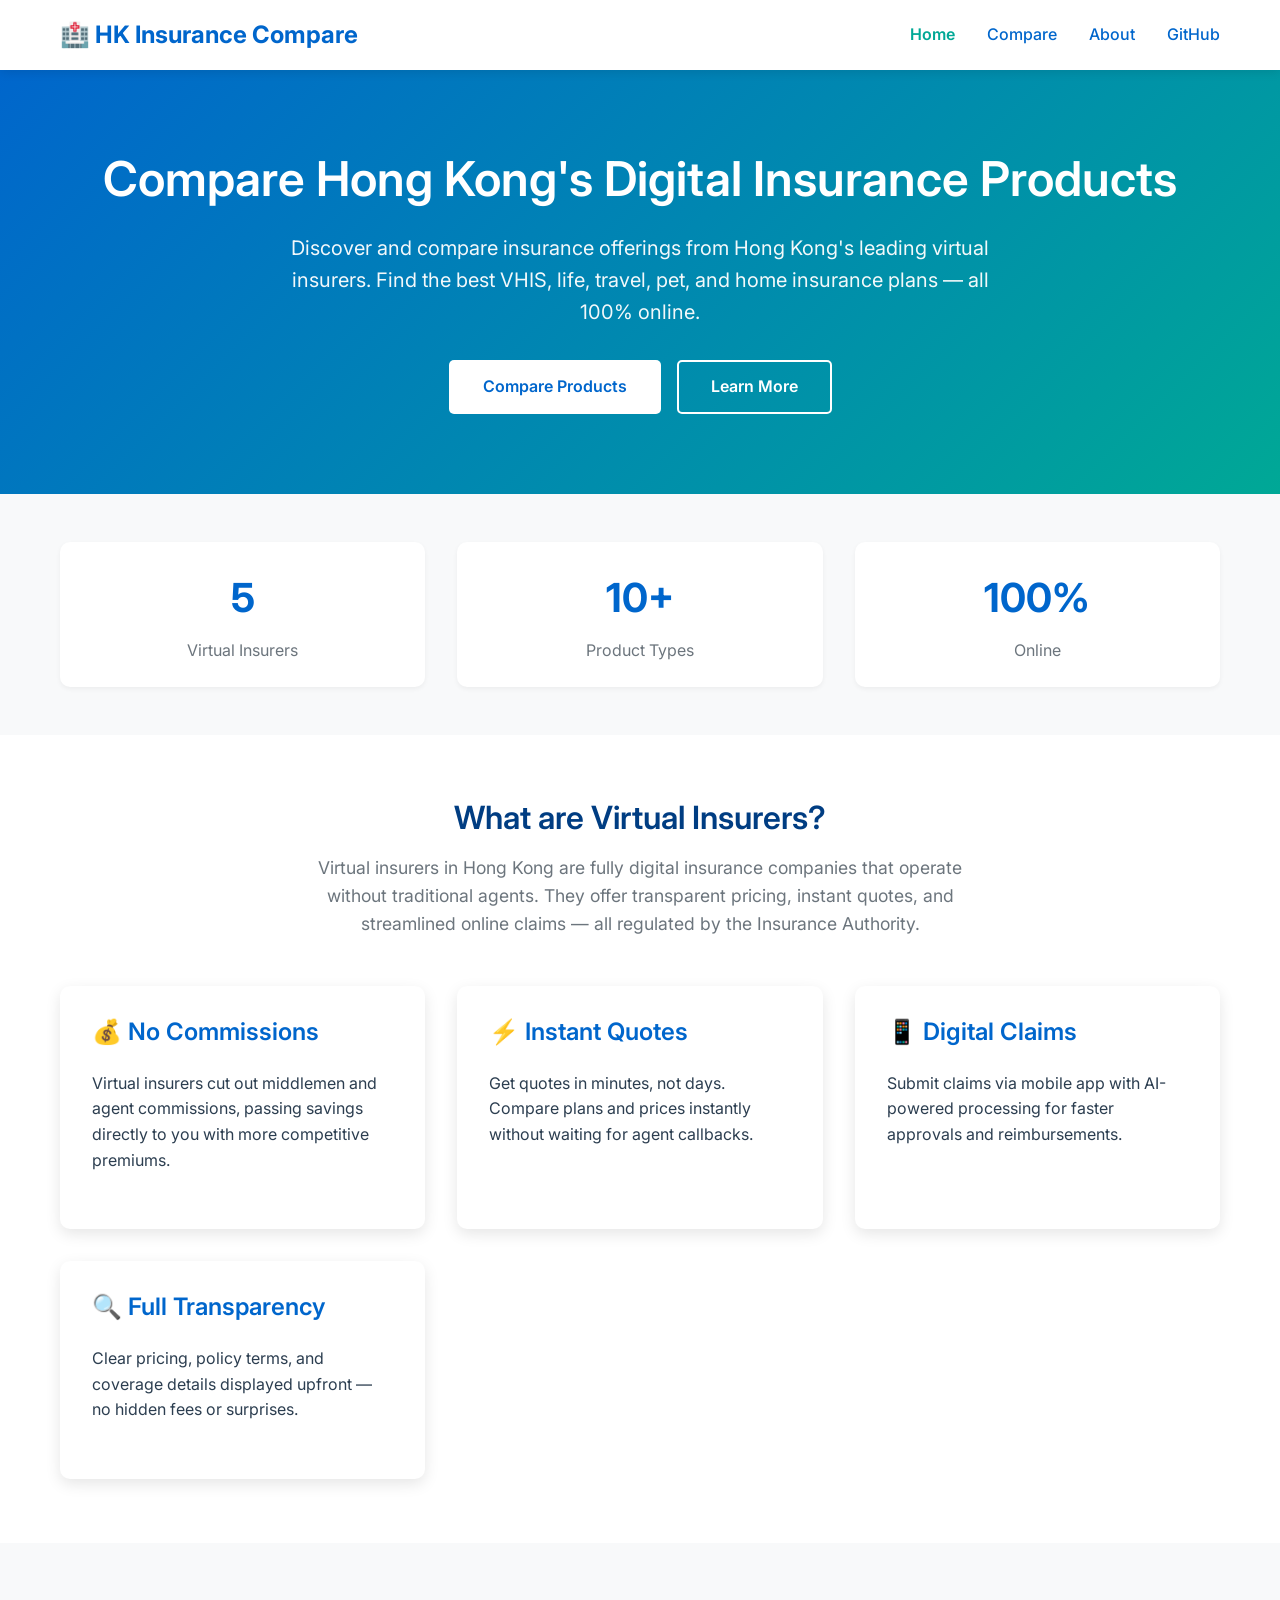
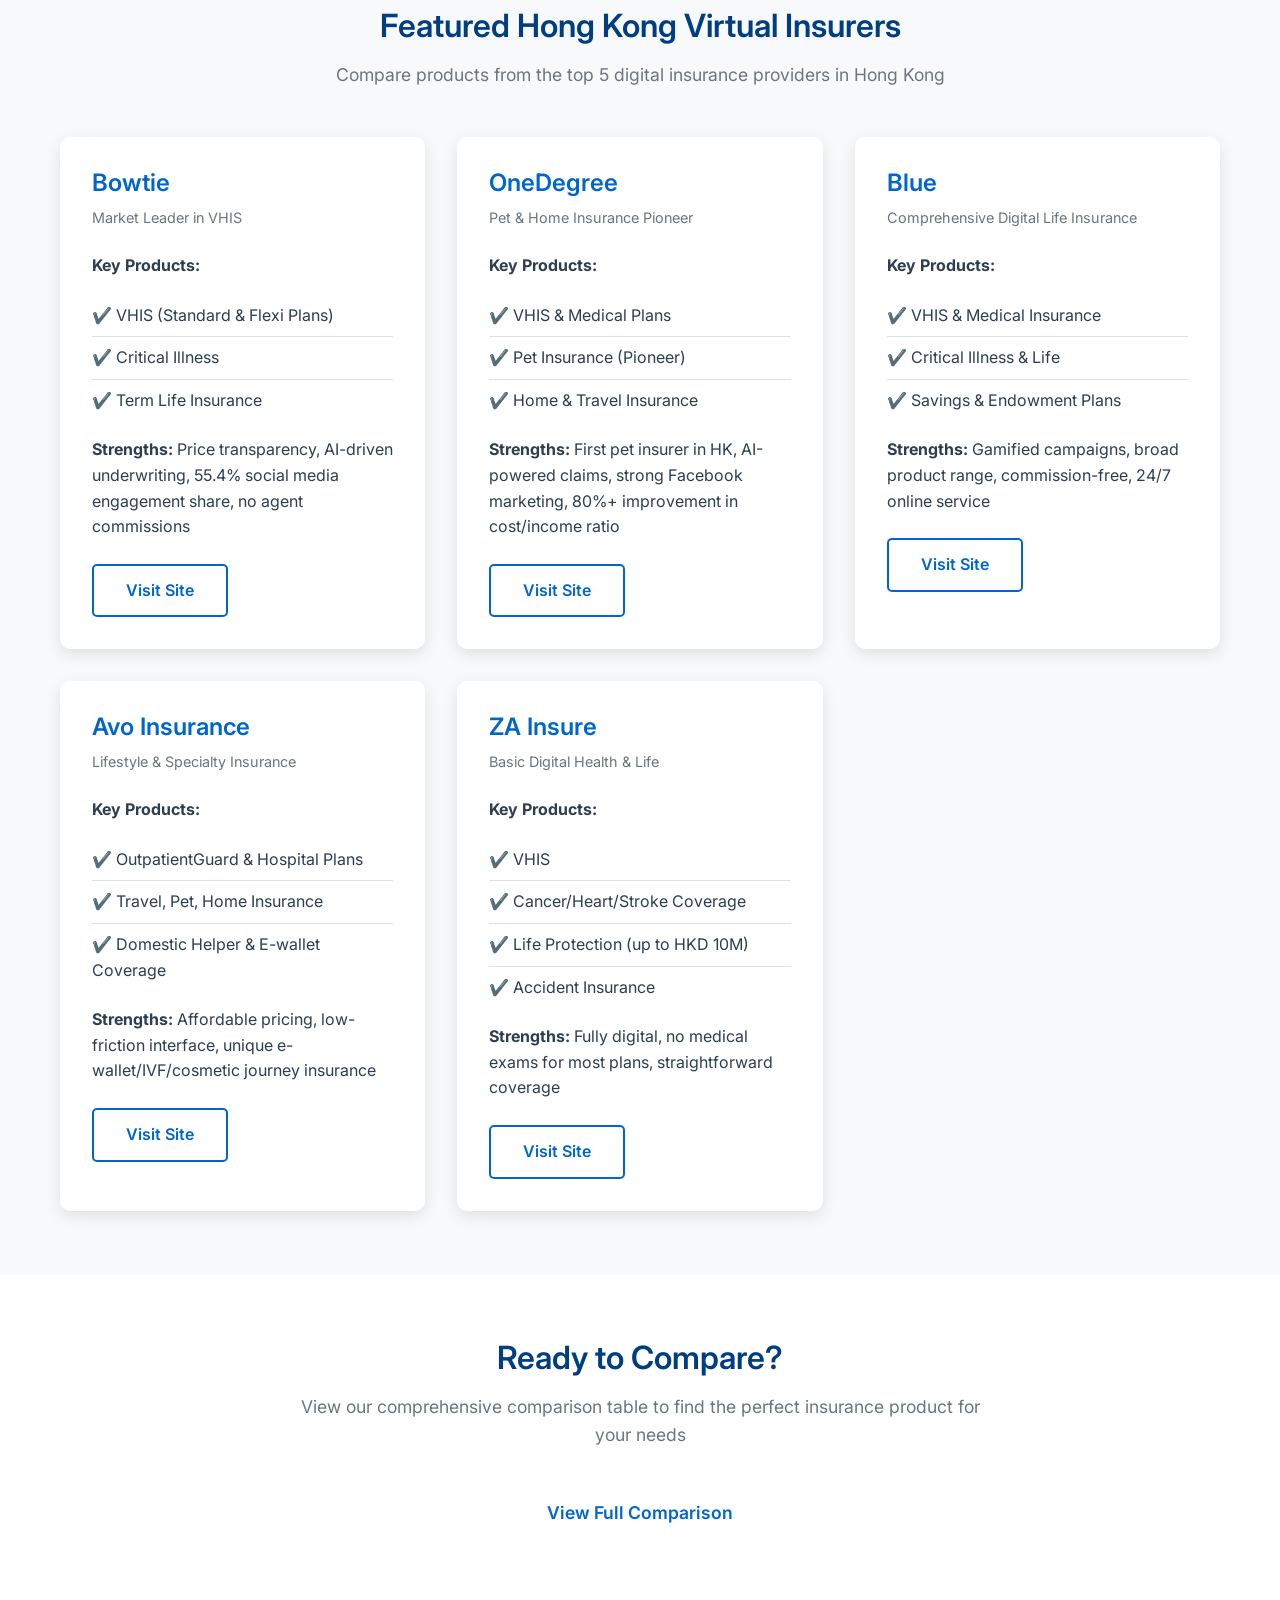
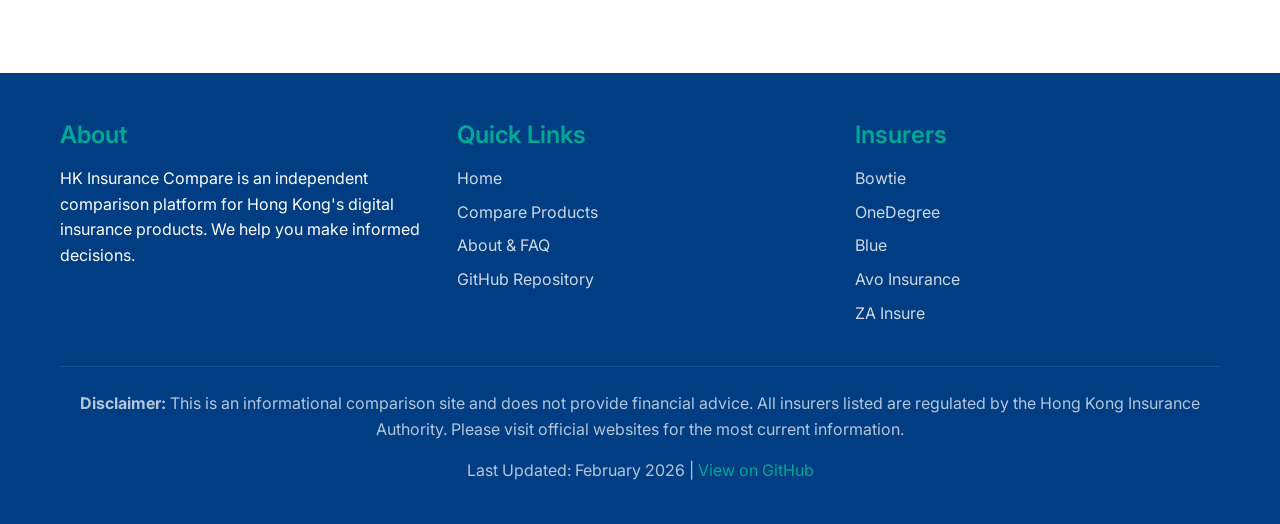
<file: index.html>
<!DOCTYPE html>
<html lang="en">
<head>
    <meta charset="UTF-8">
    <meta name="viewport" content="width=device-width, initial-scale=1.0">
    <meta name="description" content="Compare Hong Kong's top digital insurance products from Bowtie, OneDegree, Blue, Avo, and ZA Insure. Find the best VHIS, life, travel, pet, and home insurance plans.">
    <meta name="keywords" content="Hong Kong insurance, virtual insurers HK, digital insurance, VHIS, Bowtie, OneDegree, Blue, Avo, ZA Insure">
    <meta name="author" content="HK Insurance Compare">
    <title>HK Insurance Compare - Compare Hong Kong's Digital Insurance Products</title>
    <link rel="preconnect" href="https://fonts.googleapis.com">
    <link rel="preconnect" href="https://fonts.gstatic.com" crossorigin>
    <link href="https://fonts.googleapis.com/css2?family=Inter:wght@400;500;600;700&display=swap" rel="stylesheet">
    <link rel="stylesheet" href="styles.css">
</head>
<body>
    <!-- Header & Navigation -->
    <header>
        <div class="container">
            <nav>
                <div class="logo">🏥 HK Insurance Compare</div>
                <div class="menu-toggle" id="menuToggle">
                    <span></span>
                    <span></span>
                    <span></span>
                </div>
                <ul class="nav-links" id="navLinks">
                    <li><a href="index.html">Home</a></li>
                    <li><a href="compare.html">Compare</a></li>
                    <li><a href="about.html">About</a></li>
                    <li><a href="https://github.com/ericcheng207/hk-insurance-compare" target="_blank">GitHub</a></li>
                </ul>
            </nav>
        </div>
    </header>

    <!-- Hero Section -->
    <section class="hero">
        <div class="container">
            <h1>Compare Hong Kong's Digital Insurance Products</h1>
            <p>Discover and compare insurance offerings from Hong Kong's leading virtual insurers. 
               Find the best VHIS, life, travel, pet, and home insurance plans — all 100% online.</p>
            <div class="cta-buttons">
                <a href="compare.html" class="btn btn-primary">Compare Products</a>
                <a href="about.html" class="btn btn-secondary">Learn More</a>
            </div>
        </div>
    </section>

    <!-- Quick Stats -->
    <section class="stats">
        <div class="container">
            <div class="stats-grid">
                <div class="stat-item">
                    <span class="stat-number">5</span>
                    <span class="stat-label">Virtual Insurers</span>
                </div>
                <div class="stat-item">
                    <span class="stat-number">10+</span>
                    <span class="stat-label">Product Types</span>
                </div>
                <div class="stat-item">
                    <span class="stat-number">100%</span>
                    <span class="stat-label">Online</span>
                </div>
            </div>
        </div>
    </section>

    <!-- What are Virtual Insurers -->
    <section class="section">
        <div class="container">
            <div class="section-header">
                <h2 class="section-title">What are Virtual Insurers?</h2>
                <p class="section-subtitle">
                    Virtual insurers in Hong Kong are fully digital insurance companies that operate without 
                    traditional agents. They offer transparent pricing, instant quotes, and streamlined online claims 
                    — all regulated by the Insurance Authority.
                </p>
            </div>
            <div class="cards-grid">
                <div class="card">
                    <div class="card-header">
                        <h3 class="card-title">💰 No Commissions</h3>
                    </div>
                    <div class="card-content">
                        <p>Virtual insurers cut out middlemen and agent commissions, passing savings directly to you with more competitive premiums.</p>
                    </div>
                </div>
                <div class="card">
                    <div class="card-header">
                        <h3 class="card-title">⚡ Instant Quotes</h3>
                    </div>
                    <div class="card-content">
                        <p>Get quotes in minutes, not days. Compare plans and prices instantly without waiting for agent callbacks.</p>
                    </div>
                </div>
                <div class="card">
                    <div class="card-header">
                        <h3 class="card-title">📱 Digital Claims</h3>
                    </div>
                    <div class="card-content">
                        <p>Submit claims via mobile app with AI-powered processing for faster approvals and reimbursements.</p>
                    </div>
                </div>
                <div class="card">
                    <div class="card-header">
                        <h3 class="card-title">🔍 Full Transparency</h3>
                    </div>
                    <div class="card-content">
                        <p>Clear pricing, policy terms, and coverage details displayed upfront — no hidden fees or surprises.</p>
                    </div>
                </div>
            </div>
        </div>
    </section>

    <!-- Featured Insurers -->
    <section class="section" style="background-color: var(--gray-light);">
        <div class="container">
            <div class="section-header">
                <h2 class="section-title">Featured Hong Kong Virtual Insurers</h2>
                <p class="section-subtitle">
                    Compare products from the top 5 digital insurance providers in Hong Kong
                </p>
            </div>
            <div class="cards-grid">
                <!-- Bowtie -->
                <div class="card">
                    <div class="card-header">
                        <h3 class="card-title">Bowtie</h3>
                        <p class="card-subtitle">Market Leader in VHIS</p>
                    </div>
                    <div class="card-content">
                        <p><strong>Key Products:</strong></p>
                        <ul>
                            <li>✔️ VHIS (Standard & Flexi Plans)</li>
                            <li>✔️ Critical Illness</li>
                            <li>✔️ Term Life Insurance</li>
                        </ul>
                        <p style="margin-top: 1rem;"><strong>Strengths:</strong> Price transparency, AI-driven underwriting, 55.4% social media engagement share, no agent commissions</p>
                    </div>
                    <div class="card-footer">
                        <a href="https://www.bowtie.com.hk" target="_blank" class="btn btn-outline">Visit Site</a>
                    </div>
                </div>

                <!-- OneDegree -->
                <div class="card">
                    <div class="card-header">
                        <h3 class="card-title">OneDegree</h3>
                        <p class="card-subtitle">Pet & Home Insurance Pioneer</p>
                    </div>
                    <div class="card-content">
                        <p><strong>Key Products:</strong></p>
                        <ul>
                            <li>✔️ VHIS & Medical Plans</li>
                            <li>✔️ Pet Insurance (Pioneer)</li>
                            <li>✔️ Home & Travel Insurance</li>
                        </ul>
                        <p style="margin-top: 1rem;"><strong>Strengths:</strong> First pet insurer in HK, AI-powered claims, strong Facebook marketing, 80%+ improvement in cost/income ratio</p>
                    </div>
                    <div class="card-footer">
                        <a href="https://www.onedegree.hk" target="_blank" class="btn btn-outline">Visit Site</a>
                    </div>
                </div>

                <!-- Blue -->
                <div class="card">
                    <div class="card-header">
                        <h3 class="card-title">Blue</h3>
                        <p class="card-subtitle">Comprehensive Digital Life Insurance</p>
                    </div>
                    <div class="card-content">
                        <p><strong>Key Products:</strong></p>
                        <ul>
                            <li>✔️ VHIS & Medical Insurance</li>
                            <li>✔️ Critical Illness & Life</li>
                            <li>✔️ Savings & Endowment Plans</li>
                        </ul>
                        <p style="margin-top: 1rem;"><strong>Strengths:</strong> Gamified campaigns, broad product range, commission-free, 24/7 online service</p>
                    </div>
                    <div class="card-footer">
                        <a href="https://www.blue.com.hk" target="_blank" class="btn btn-outline">Visit Site</a>
                    </div>
                </div>

                <!-- Avo -->
                <div class="card">
                    <div class="card-header">
                        <h3 class="card-title">Avo Insurance</h3>
                        <p class="card-subtitle">Lifestyle & Specialty Insurance</p>
                    </div>
                    <div class="card-content">
                        <p><strong>Key Products:</strong></p>
                        <ul>
                            <li>✔️ OutpatientGuard & Hospital Plans</li>
                            <li>✔️ Travel, Pet, Home Insurance</li>
                            <li>✔️ Domestic Helper & E-wallet Coverage</li>
                        </ul>
                        <p style="margin-top: 1rem;"><strong>Strengths:</strong> Affordable pricing, low-friction interface, unique e-wallet/IVF/cosmetic journey insurance</p>
                    </div>
                    <div class="card-footer">
                        <a href="https://www.heyavo.com" target="_blank" class="btn btn-outline">Visit Site</a>
                    </div>
                </div>

                <!-- ZA Insure -->
                <div class="card">
                    <div class="card-header">
                        <h3 class="card-title">ZA Insure</h3>
                        <p class="card-subtitle">Basic Digital Health & Life</p>
                    </div>
                    <div class="card-content">
                        <p><strong>Key Products:</strong></p>
                        <ul>
                            <li>✔️ VHIS</li>
                            <li>✔️ Cancer/Heart/Stroke Coverage</li>
                            <li>✔️ Life Protection (up to HKD 10M)</li>
                            <li>✔️ Accident Insurance</li>
                        </ul>
                        <p style="margin-top: 1rem;"><strong>Strengths:</strong> Fully digital, no medical exams for most plans, straightforward coverage</p>
                    </div>
                    <div class="card-footer">
                        <a href="https://insure.za.group" target="_blank" class="btn btn-outline">Visit Site</a>
                    </div>
                </div>
            </div>
        </div>
    </section>

    <!-- Call to Action -->
    <section class="section">
        <div class="container" style="text-align: center;">
            <h2 class="section-title">Ready to Compare?</h2>
            <p class="section-subtitle" style="margin-bottom: 2rem;">
                View our comprehensive comparison table to find the perfect insurance product for your needs
            </p>
            <a href="compare.html" class="btn btn-primary" style="font-size: 1.1rem; padding: 1rem 3rem;">View Full Comparison</a>
        </div>
    </section>

    <!-- Footer -->
    <footer>
        <div class="container">
            <div class="footer-content">
                <div class="footer-section">
                    <h3>About</h3>
                    <p>HK Insurance Compare is an independent comparison platform for Hong Kong's digital insurance products. We help you make informed decisions.</p>
                </div>
                <div class="footer-section">
                    <h3>Quick Links</h3>
                    <ul>
                        <li><a href="index.html">Home</a></li>
                        <li><a href="compare.html">Compare Products</a></li>
                        <li><a href="about.html">About & FAQ</a></li>
                        <li><a href="https://github.com/ericcheng207/hk-insurance-compare" target="_blank">GitHub Repository</a></li>
                    </ul>
                </div>
                <div class="footer-section">
                    <h3>Insurers</h3>
                    <ul>
                        <li><a href="https://www.bowtie.com.hk" target="_blank">Bowtie</a></li>
                        <li><a href="https://www.onedegree.hk" target="_blank">OneDegree</a></li>
                        <li><a href="https://www.blue.com.hk" target="_blank">Blue</a></li>
                        <li><a href="https://www.heyavo.com" target="_blank">Avo Insurance</a></li>
                        <li><a href="https://insure.za.group" target="_blank">ZA Insure</a></li>
                    </ul>
                </div>
            </div>
            <div class="footer-bottom">
                <p><strong>Disclaimer:</strong> This is an informational comparison site and does not provide financial advice. 
                   All insurers listed are regulated by the Hong Kong Insurance Authority. Please visit official websites for the most current information.</p>
                <p style="margin-top: 1rem;">Last Updated: February 2026 | 
                   <a href="https://github.com/ericcheng207/hk-insurance-compare" target="_blank">View on GitHub</a></p>
            </div>
        </div>
    </footer>

    <script src="script.js"></script>
</body>
</html>
</file>
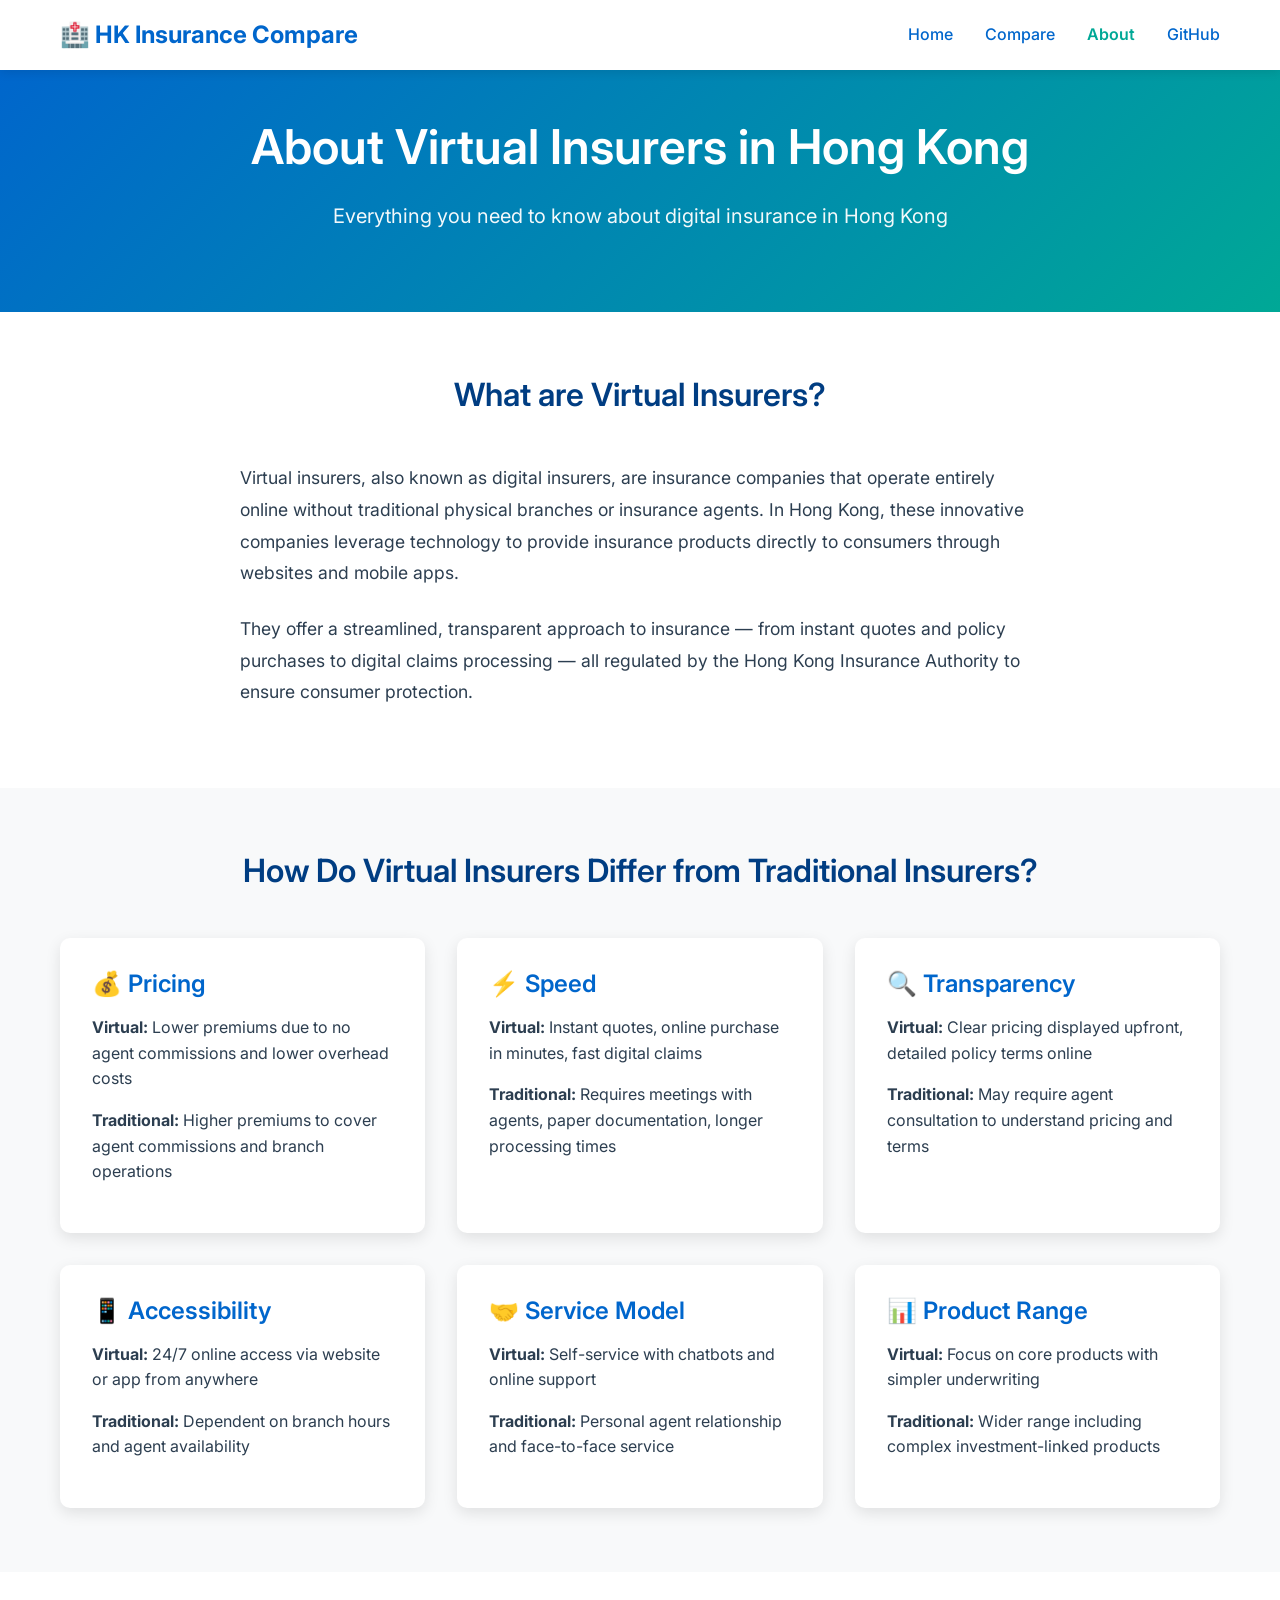
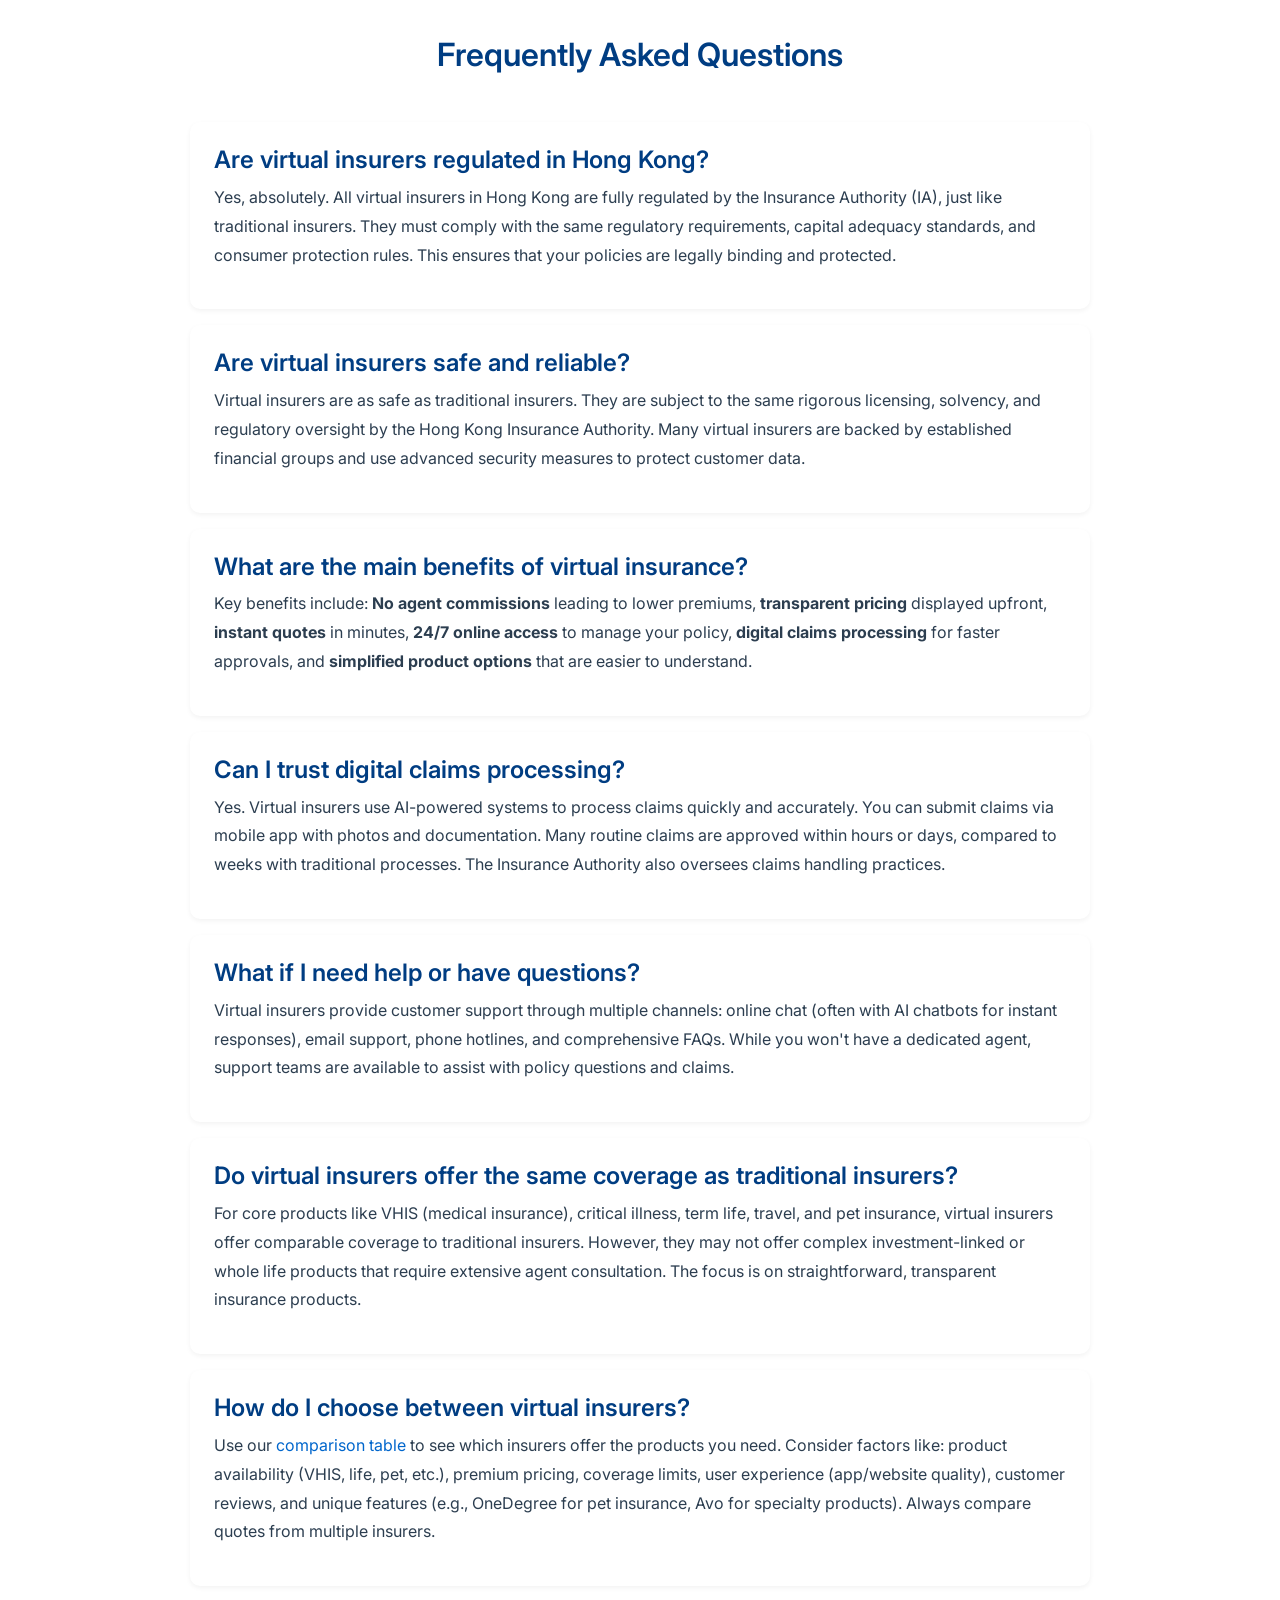
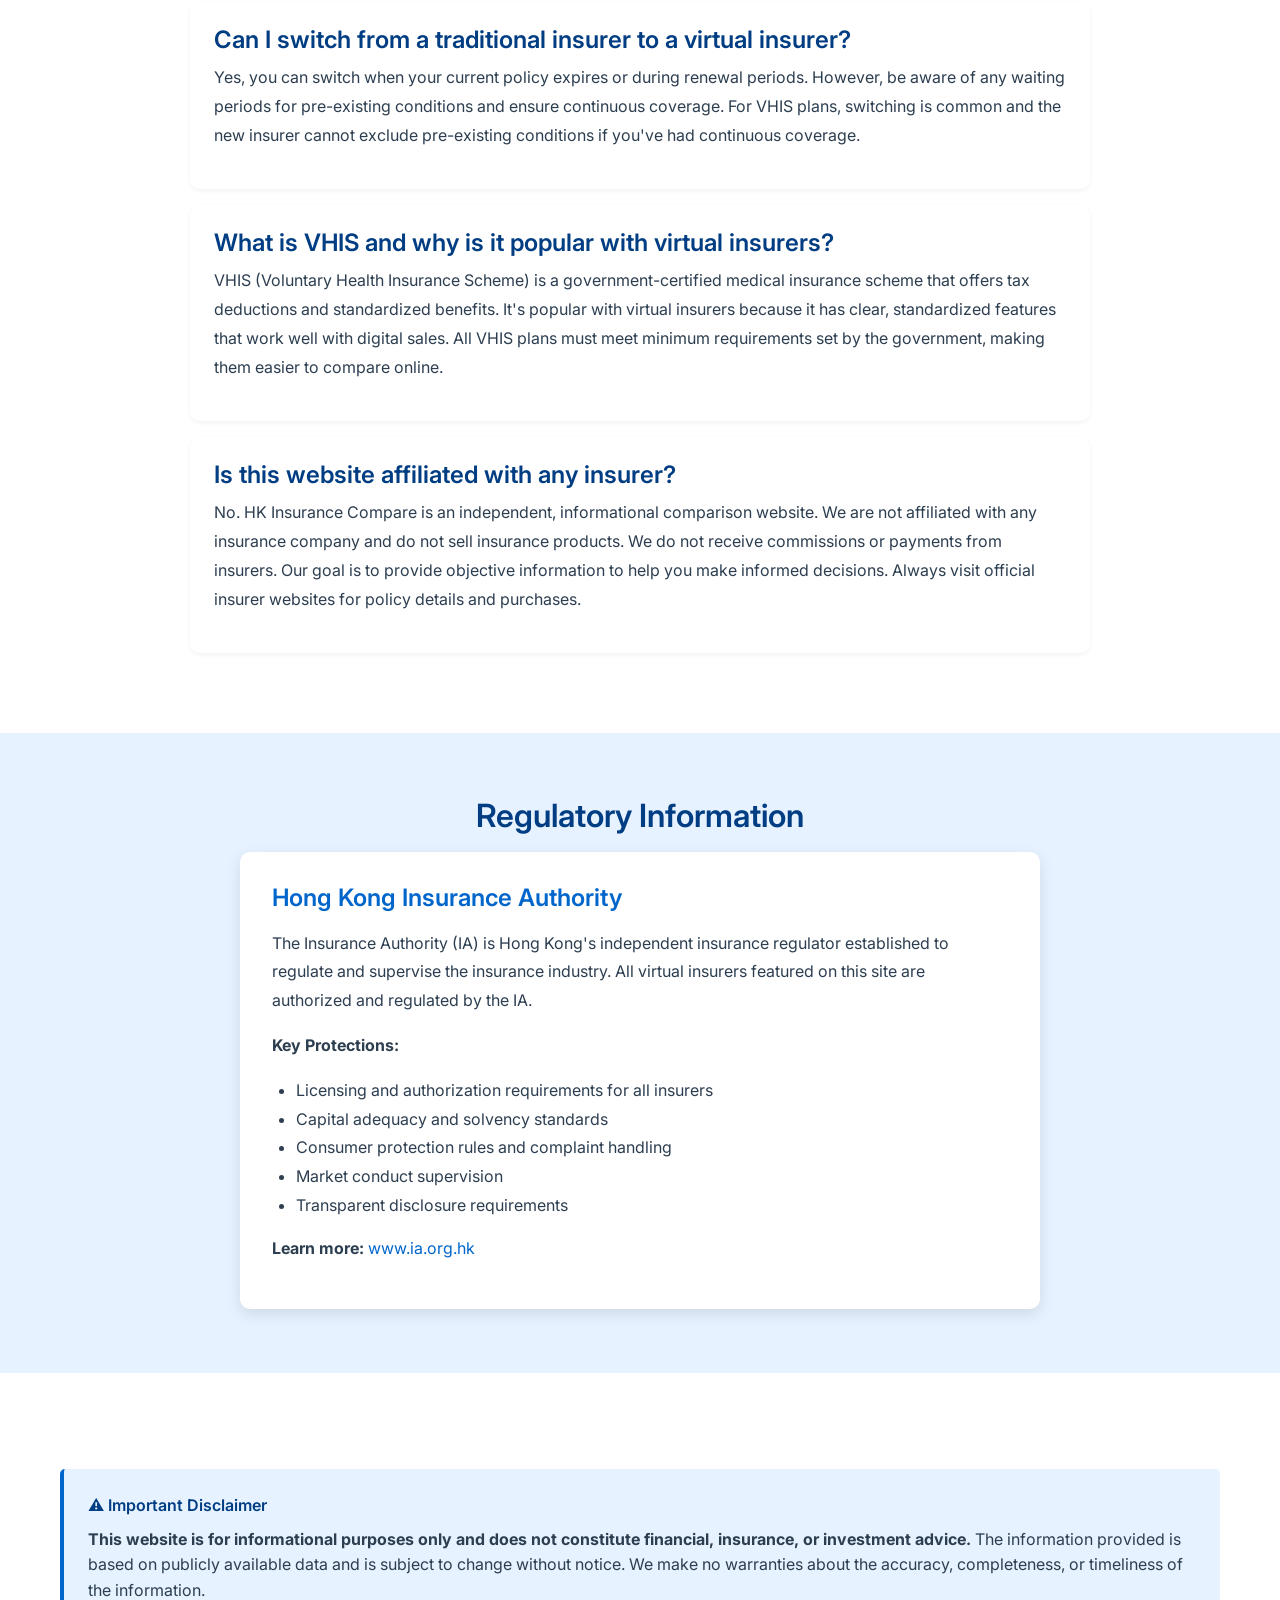
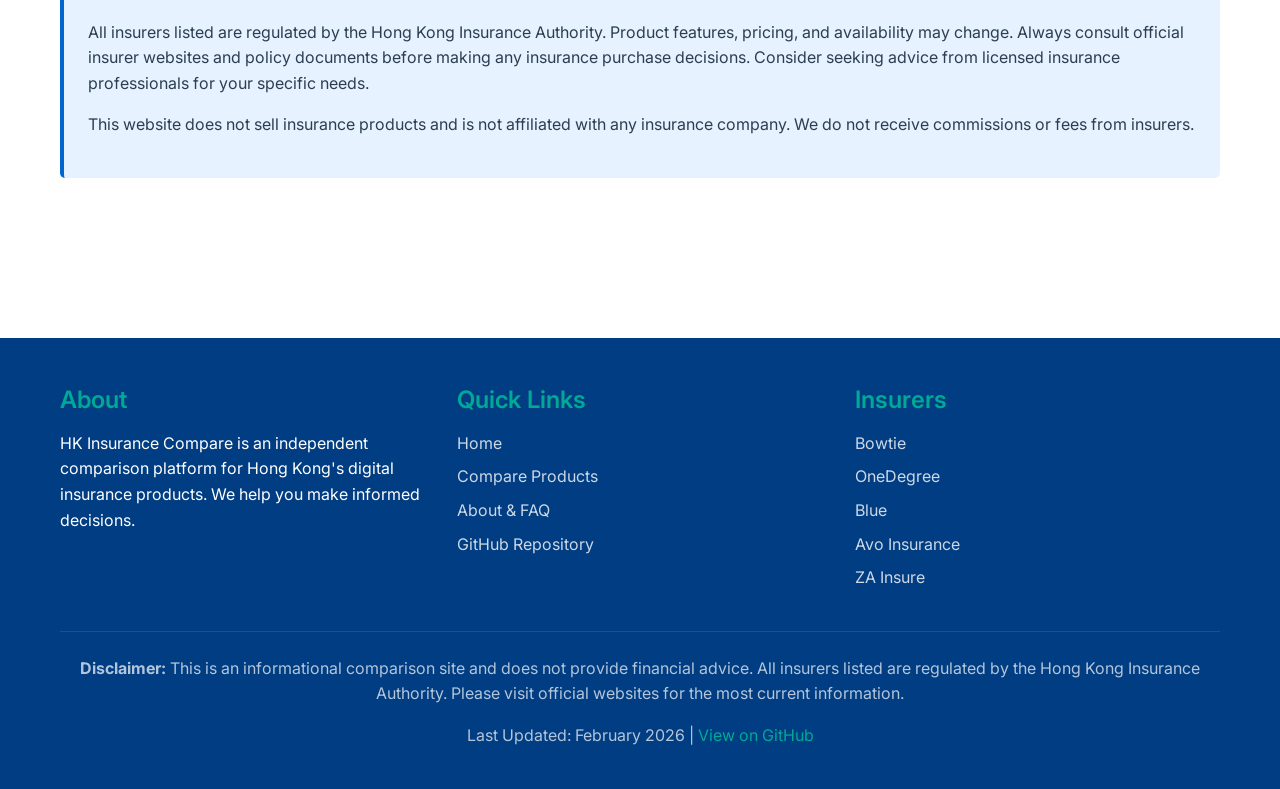
<file: about.html>
<!DOCTYPE html>
<html lang="en">
<head>
    <meta charset="UTF-8">
    <meta name="viewport" content="width=device-width, initial-scale=1.0">
    <meta name="description" content="Learn about virtual insurers in Hong Kong, how they differ from traditional insurers, and frequently asked questions about digital insurance.">
    <meta name="keywords" content="virtual insurers HK, digital insurance FAQ, Insurance Authority HK, online insurance">
    <title>About Virtual Insurers - HK Insurance Compare</title>
    <link rel="preconnect" href="https://fonts.googleapis.com">
    <link rel="preconnect" href="https://fonts.gstatic.com" crossorigin>
    <link href="https://fonts.googleapis.com/css2?family=Inter:wght@400;500;600;700&display=swap" rel="stylesheet">
    <link rel="stylesheet" href="styles.css">
</head>
<body>
    <!-- Header & Navigation -->
    <header>
        <div class="container">
            <nav>
                <div class="logo">🏥 HK Insurance Compare</div>
                <div class="menu-toggle" id="menuToggle">
                    <span></span>
                    <span></span>
                    <span></span>
                </div>
                <ul class="nav-links" id="navLinks">
                    <li><a href="index.html">Home</a></li>
                    <li><a href="compare.html">Compare</a></li>
                    <li><a href="about.html">About</a></li>
                    <li><a href="https://github.com/ericcheng207/hk-insurance-compare" target="_blank">GitHub</a></li>
                </ul>
            </nav>
        </div>
    </header>

    <!-- Page Header -->
    <section class="hero" style="padding: 3rem 0;">
        <div class="container">
            <h1>About Virtual Insurers in Hong Kong</h1>
            <p>Everything you need to know about digital insurance in Hong Kong</p>
        </div>
    </section>

    <!-- What are Virtual Insurers -->
    <section class="section">
        <div class="container">
            <div class="section-header">
                <h2 class="section-title">What are Virtual Insurers?</h2>
            </div>
            <div style="max-width: 800px; margin: 0 auto;">
                <p style="font-size: 1.1rem; line-height: 1.8;">
                    Virtual insurers, also known as digital insurers, are insurance companies that operate entirely online 
                    without traditional physical branches or insurance agents. In Hong Kong, these innovative companies leverage 
                    technology to provide insurance products directly to consumers through websites and mobile apps.
                </p>
                <p style="font-size: 1.1rem; line-height: 1.8; margin-top: 1.5rem;">
                    They offer a streamlined, transparent approach to insurance — from instant quotes and policy purchases to 
                    digital claims processing — all regulated by the Hong Kong Insurance Authority to ensure consumer protection.
                </p>
            </div>
        </div>
    </section>

    <!-- How They Differ -->
    <section class="section" style="background-color: var(--gray-light);">
        <div class="container">
            <div class="section-header">
                <h2 class="section-title">How Do Virtual Insurers Differ from Traditional Insurers?</h2>
            </div>
            <div class="cards-grid" style="grid-template-columns: repeat(auto-fit, minmax(280px, 1fr));">
                <div class="card">
                    <h3 style="color: var(--primary-color); margin-bottom: 1rem;">💰 Pricing</h3>
                    <p><strong>Virtual:</strong> Lower premiums due to no agent commissions and lower overhead costs</p>
                    <p style="margin-top: 0.5rem;"><strong>Traditional:</strong> Higher premiums to cover agent commissions and branch operations</p>
                </div>
                <div class="card">
                    <h3 style="color: var(--primary-color); margin-bottom: 1rem;">⚡ Speed</h3>
                    <p><strong>Virtual:</strong> Instant quotes, online purchase in minutes, fast digital claims</p>
                    <p style="margin-top: 0.5rem;"><strong>Traditional:</strong> Requires meetings with agents, paper documentation, longer processing times</p>
                </div>
                <div class="card">
                    <h3 style="color: var(--primary-color); margin-bottom: 1rem;">🔍 Transparency</h3>
                    <p><strong>Virtual:</strong> Clear pricing displayed upfront, detailed policy terms online</p>
                    <p style="margin-top: 0.5rem;"><strong>Traditional:</strong> May require agent consultation to understand pricing and terms</p>
                </div>
                <div class="card">
                    <h3 style="color: var(--primary-color); margin-bottom: 1rem;">📱 Accessibility</h3>
                    <p><strong>Virtual:</strong> 24/7 online access via website or app from anywhere</p>
                    <p style="margin-top: 0.5rem;"><strong>Traditional:</strong> Dependent on branch hours and agent availability</p>
                </div>
                <div class="card">
                    <h3 style="color: var(--primary-color); margin-bottom: 1rem;">🤝 Service Model</h3>
                    <p><strong>Virtual:</strong> Self-service with chatbots and online support</p>
                    <p style="margin-top: 0.5rem;"><strong>Traditional:</strong> Personal agent relationship and face-to-face service</p>
                </div>
                <div class="card">
                    <h3 style="color: var(--primary-color); margin-bottom: 1rem;">📊 Product Range</h3>
                    <p><strong>Virtual:</strong> Focus on core products with simpler underwriting</p>
                    <p style="margin-top: 0.5rem;"><strong>Traditional:</strong> Wider range including complex investment-linked products</p>
                </div>
            </div>
        </div>
    </section>

    <!-- FAQ Section -->
    <section class="section">
        <div class="container">
            <div class="section-header">
                <h2 class="section-title">Frequently Asked Questions</h2>
            </div>
            <div style="max-width: 900px; margin: 0 auto;">
                <!-- FAQ 1 -->
                <div class="faq-item">
                    <h3 class="faq-question">Are virtual insurers regulated in Hong Kong?</h3>
                    <p class="faq-answer">
                        Yes, absolutely. All virtual insurers in Hong Kong are fully regulated by the Insurance Authority (IA), 
                        just like traditional insurers. They must comply with the same regulatory requirements, capital adequacy 
                        standards, and consumer protection rules. This ensures that your policies are legally binding and protected.
                    </p>
                </div>

                <!-- FAQ 2 -->
                <div class="faq-item">
                    <h3 class="faq-question">Are virtual insurers safe and reliable?</h3>
                    <p class="faq-answer">
                        Virtual insurers are as safe as traditional insurers. They are subject to the same rigorous licensing, 
                        solvency, and regulatory oversight by the Hong Kong Insurance Authority. Many virtual insurers are backed 
                        by established financial groups and use advanced security measures to protect customer data.
                    </p>
                </div>

                <!-- FAQ 3 -->
                <div class="faq-item">
                    <h3 class="faq-question">What are the main benefits of virtual insurance?</h3>
                    <p class="faq-answer">
                        Key benefits include: <strong>No agent commissions</strong> leading to lower premiums, 
                        <strong>transparent pricing</strong> displayed upfront, <strong>instant quotes</strong> in minutes, 
                        <strong>24/7 online access</strong> to manage your policy, <strong>digital claims processing</strong> 
                        for faster approvals, and <strong>simplified product options</strong> that are easier to understand.
                    </p>
                </div>

                <!-- FAQ 4 -->
                <div class="faq-item">
                    <h3 class="faq-question">Can I trust digital claims processing?</h3>
                    <p class="faq-answer">
                        Yes. Virtual insurers use AI-powered systems to process claims quickly and accurately. You can submit 
                        claims via mobile app with photos and documentation. Many routine claims are approved within hours or days, 
                        compared to weeks with traditional processes. The Insurance Authority also oversees claims handling practices.
                    </p>
                </div>

                <!-- FAQ 5 -->
                <div class="faq-item">
                    <h3 class="faq-question">What if I need help or have questions?</h3>
                    <p class="faq-answer">
                        Virtual insurers provide customer support through multiple channels: online chat (often with AI chatbots 
                        for instant responses), email support, phone hotlines, and comprehensive FAQs. While you won't have a 
                        dedicated agent, support teams are available to assist with policy questions and claims.
                    </p>
                </div>

                <!-- FAQ 6 -->
                <div class="faq-item">
                    <h3 class="faq-question">Do virtual insurers offer the same coverage as traditional insurers?</h3>
                    <p class="faq-answer">
                        For core products like VHIS (medical insurance), critical illness, term life, travel, and pet insurance, 
                        virtual insurers offer comparable coverage to traditional insurers. However, they may not offer complex 
                        investment-linked or whole life products that require extensive agent consultation. The focus is on 
                        straightforward, transparent insurance products.
                    </p>
                </div>

                <!-- FAQ 7 -->
                <div class="faq-item">
                    <h3 class="faq-question">How do I choose between virtual insurers?</h3>
                    <p class="faq-answer">
                        Use our <a href="compare.html">comparison table</a> to see which insurers offer the products you need. 
                        Consider factors like: product availability (VHIS, life, pet, etc.), premium pricing, coverage limits, 
                        user experience (app/website quality), customer reviews, and unique features (e.g., OneDegree for pet 
                        insurance, Avo for specialty products). Always compare quotes from multiple insurers.
                    </p>
                </div>

                <!-- FAQ 8 -->
                <div class="faq-item">
                    <h3 class="faq-question">Can I switch from a traditional insurer to a virtual insurer?</h3>
                    <p class="faq-answer">
                        Yes, you can switch when your current policy expires or during renewal periods. However, be aware of any 
                        waiting periods for pre-existing conditions and ensure continuous coverage. For VHIS plans, switching is 
                        common and the new insurer cannot exclude pre-existing conditions if you've had continuous coverage.
                    </p>
                </div>

                <!-- FAQ 9 -->
                <div class="faq-item">
                    <h3 class="faq-question">What is VHIS and why is it popular with virtual insurers?</h3>
                    <p class="faq-answer">
                        VHIS (Voluntary Health Insurance Scheme) is a government-certified medical insurance scheme that offers 
                        tax deductions and standardized benefits. It's popular with virtual insurers because it has clear, 
                        standardized features that work well with digital sales. All VHIS plans must meet minimum requirements 
                        set by the government, making them easier to compare online.
                    </p>
                </div>

                <!-- FAQ 10 -->
                <div class="faq-item">
                    <h3 class="faq-question">Is this website affiliated with any insurer?</h3>
                    <p class="faq-answer">
                        No. HK Insurance Compare is an independent, informational comparison website. We are not affiliated with 
                        any insurance company and do not sell insurance products. We do not receive commissions or payments from 
                        insurers. Our goal is to provide objective information to help you make informed decisions. Always visit 
                        official insurer websites for policy details and purchases.
                    </p>
                </div>
            </div>
        </div>
    </section>

    <!-- Regulatory Information -->
    <section class="section" style="background-color: var(--light-blue);">
        <div class="container">
            <div style="max-width: 800px; margin: 0 auto;">
                <h2 class="section-title" style="text-align: center;">Regulatory Information</h2>
                <div class="card">
                    <h3 style="color: var(--primary-color); margin-bottom: 1rem;">Hong Kong Insurance Authority</h3>
                    <p style="line-height: 1.8;">
                        The Insurance Authority (IA) is Hong Kong's independent insurance regulator established to regulate and 
                        supervise the insurance industry. All virtual insurers featured on this site are authorized and regulated 
                        by the IA.
                    </p>
                    <p style="line-height: 1.8; margin-top: 1rem;">
                        <strong>Key Protections:</strong>
                    </p>
                    <ul style="margin-left: 1.5rem; line-height: 1.8;">
                        <li>Licensing and authorization requirements for all insurers</li>
                        <li>Capital adequacy and solvency standards</li>
                        <li>Consumer protection rules and complaint handling</li>
                        <li>Market conduct supervision</li>
                        <li>Transparent disclosure requirements</li>
                    </ul>
                    <p style="margin-top: 1rem;">
                        <strong>Learn more:</strong> 
                        <a href="https://www.ia.org.hk" target="_blank" rel="noopener">www.ia.org.hk</a>
                    </p>
                </div>
            </div>
        </div>
    </section>

    <!-- Final Disclaimer -->
    <section class="section">
        <div class="container">
            <div class="disclaimer">
                <p class="disclaimer-title">⚠️ Important Disclaimer</p>
                <p>
                    <strong>This website is for informational purposes only and does not constitute financial, insurance, or 
                    investment advice.</strong> The information provided is based on publicly available data and is subject to 
                    change without notice. We make no warranties about the accuracy, completeness, or timeliness of the information.
                </p>
                <p style="margin-top: 1rem;">
                    All insurers listed are regulated by the Hong Kong Insurance Authority. Product features, pricing, and 
                    availability may change. Always consult official insurer websites and policy documents before making any 
                    insurance purchase decisions. Consider seeking advice from licensed insurance professionals for your specific needs.
                </p>
                <p style="margin-top: 1rem;">
                    This website does not sell insurance products and is not affiliated with any insurance company. We do not 
                    receive commissions or fees from insurers.
                </p>
            </div>
        </div>
    </section>

    <!-- Footer -->
    <footer>
        <div class="container">
            <div class="footer-content">
                <div class="footer-section">
                    <h3>About</h3>
                    <p>HK Insurance Compare is an independent comparison platform for Hong Kong's digital insurance products. We help you make informed decisions.</p>
                </div>
                <div class="footer-section">
                    <h3>Quick Links</h3>
                    <ul>
                        <li><a href="index.html">Home</a></li>
                        <li><a href="compare.html">Compare Products</a></li>
                        <li><a href="about.html">About & FAQ</a></li>
                        <li><a href="https://github.com/ericcheng207/hk-insurance-compare" target="_blank">GitHub Repository</a></li>
                    </ul>
                </div>
                <div class="footer-section">
                    <h3>Insurers</h3>
                    <ul>
                        <li><a href="https://www.bowtie.com.hk" target="_blank">Bowtie</a></li>
                        <li><a href="https://www.onedegree.hk" target="_blank">OneDegree</a></li>
                        <li><a href="https://www.blue.com.hk" target="_blank">Blue</a></li>
                        <li><a href="https://www.heyavo.com" target="_blank">Avo Insurance</a></li>
                        <li><a href="https://insure.za.group" target="_blank">ZA Insure</a></li>
                    </ul>
                </div>
            </div>
            <div class="footer-bottom">
                <p><strong>Disclaimer:</strong> This is an informational comparison site and does not provide financial advice. 
                   All insurers listed are regulated by the Hong Kong Insurance Authority. Please visit official websites for the most current information.</p>
                <p style="margin-top: 1rem;">Last Updated: February 2026 | 
                   <a href="https://github.com/ericcheng207/hk-insurance-compare" target="_blank">View on GitHub</a></p>
            </div>
        </div>
    </footer>

    <script src="script.js"></script>
</body>
</html>
</file>
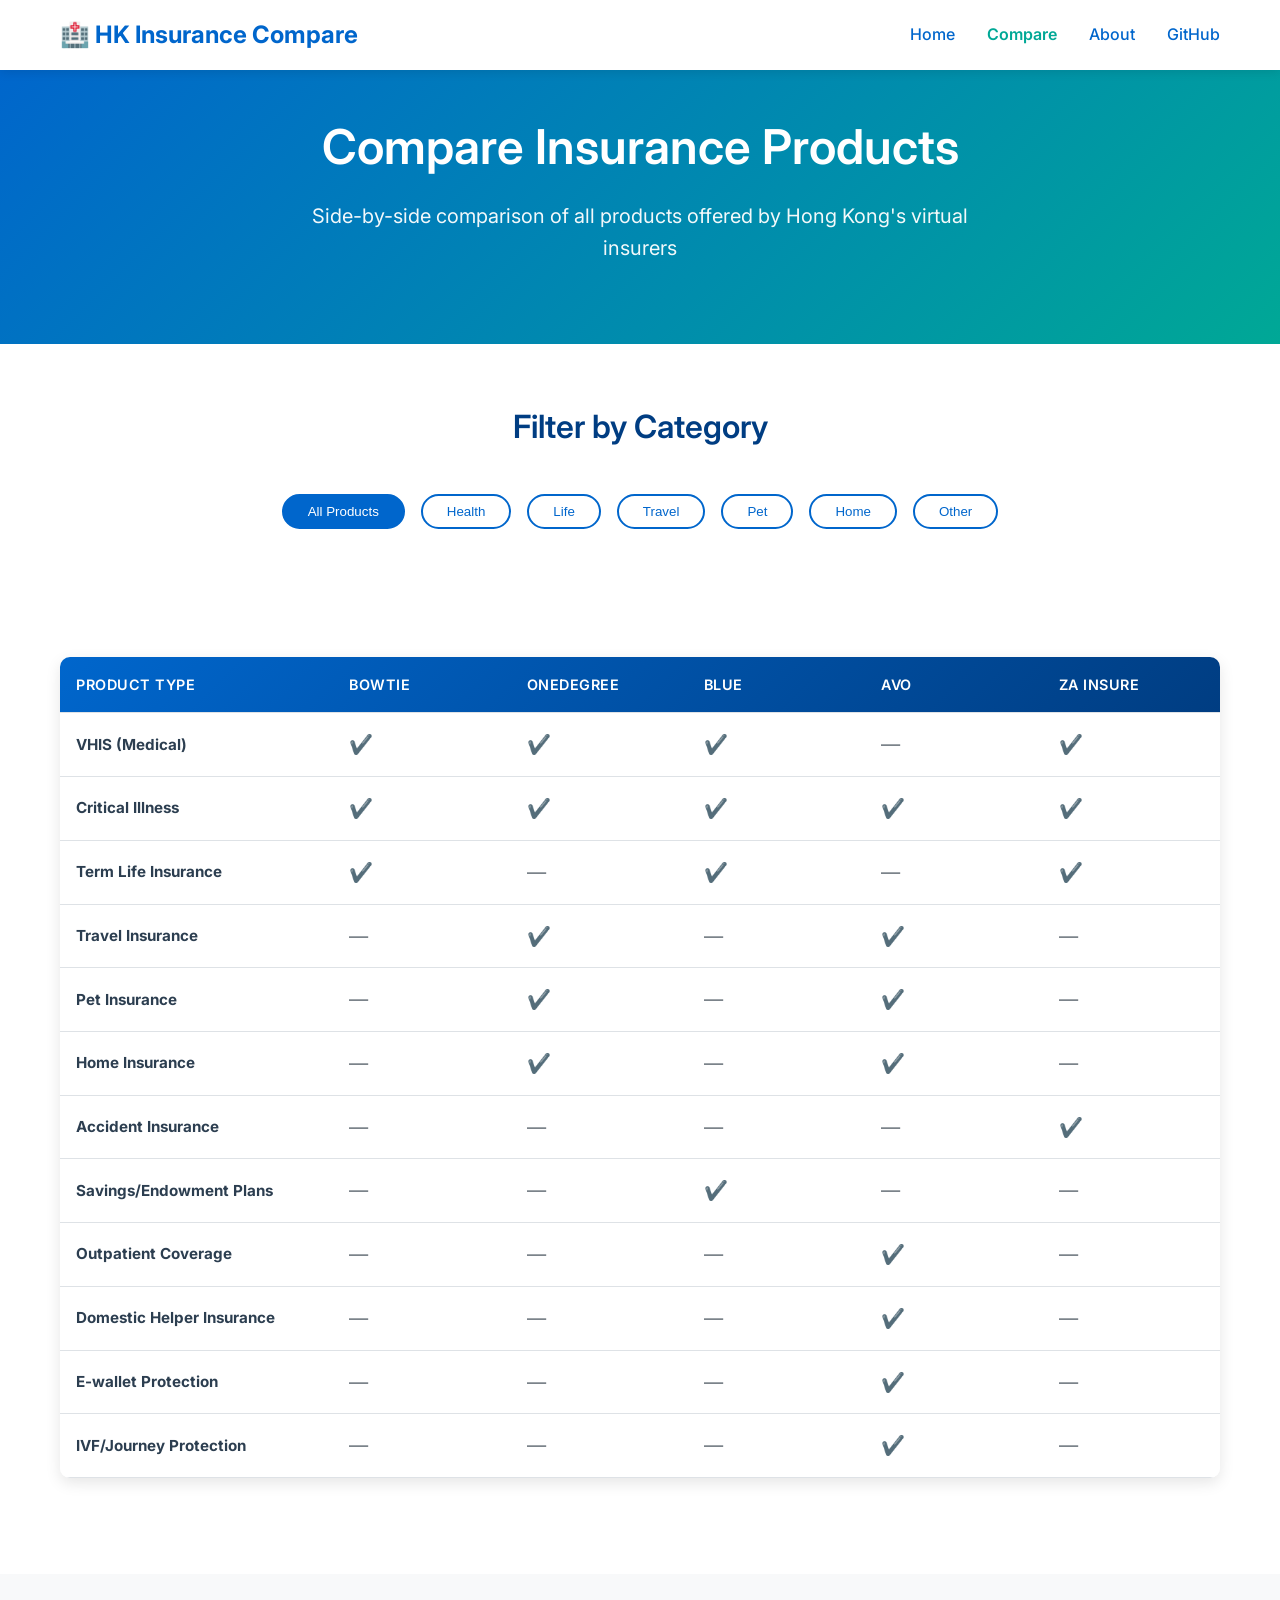
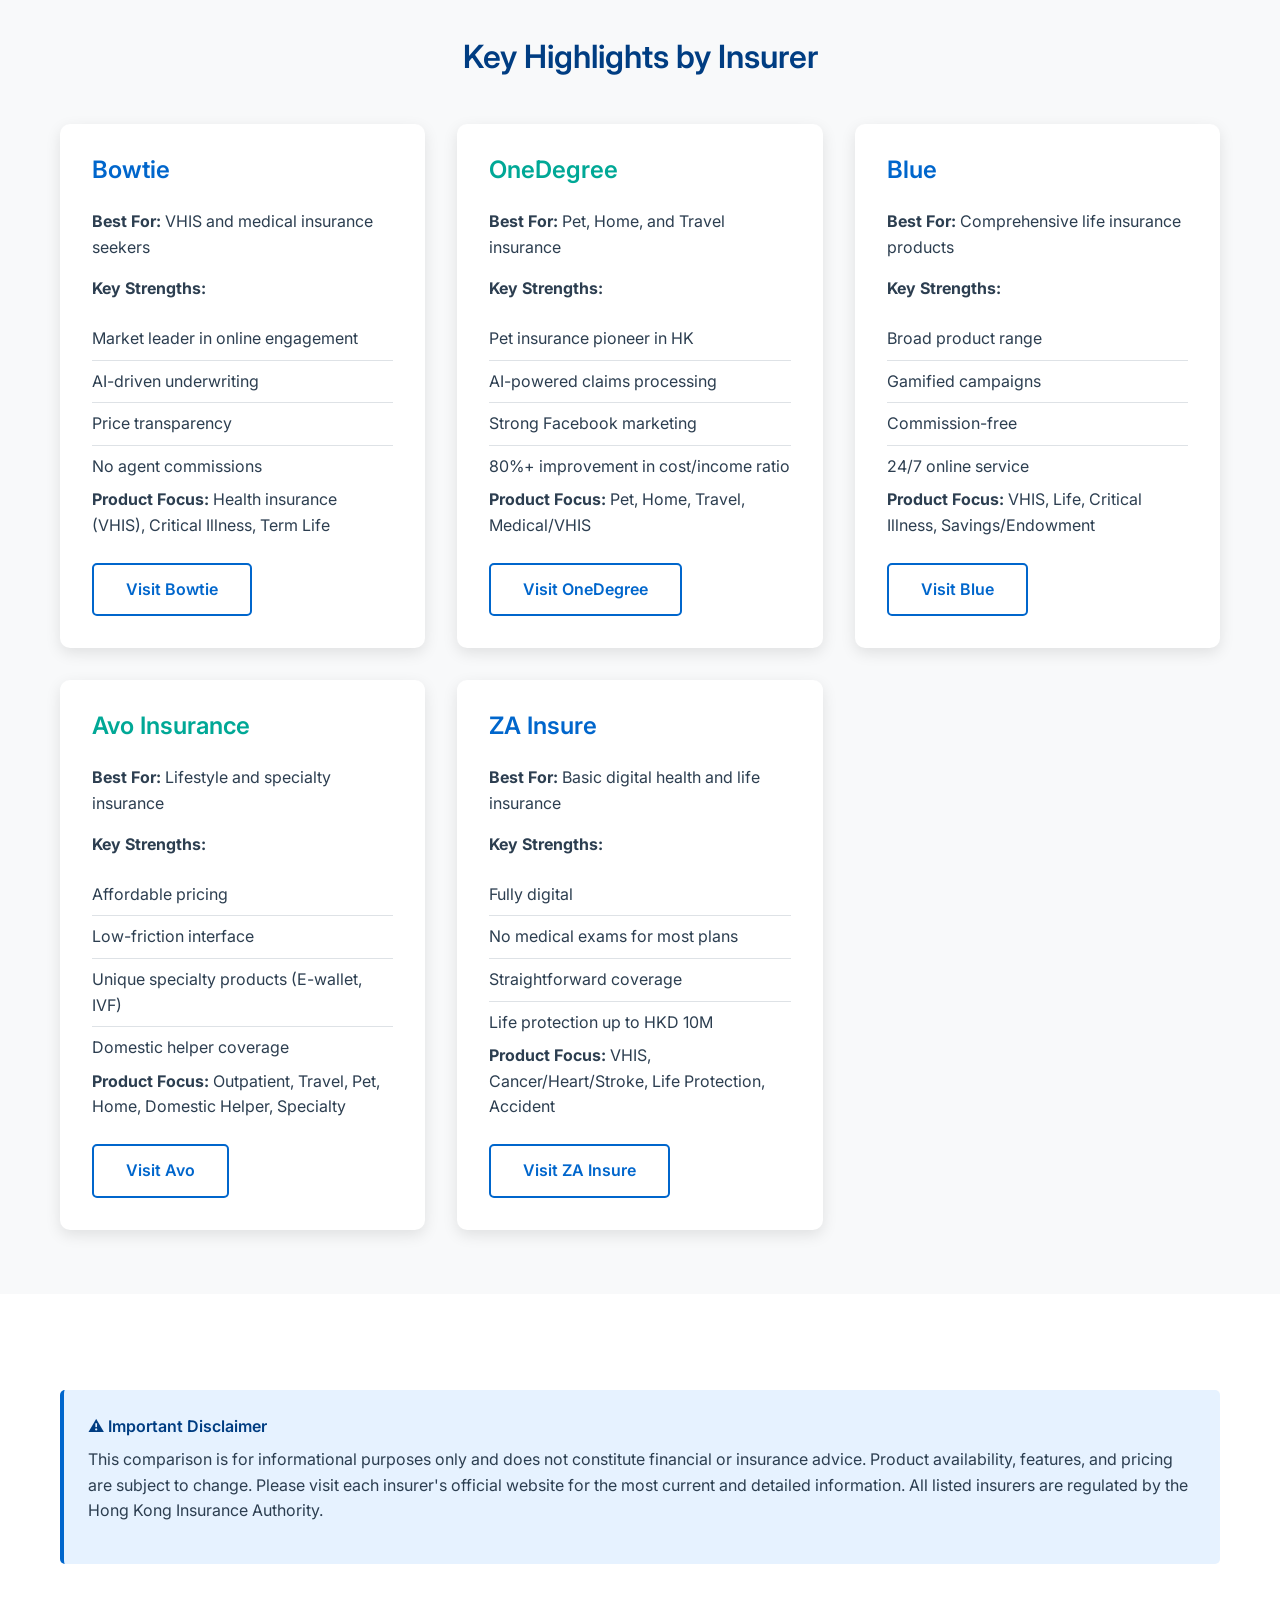
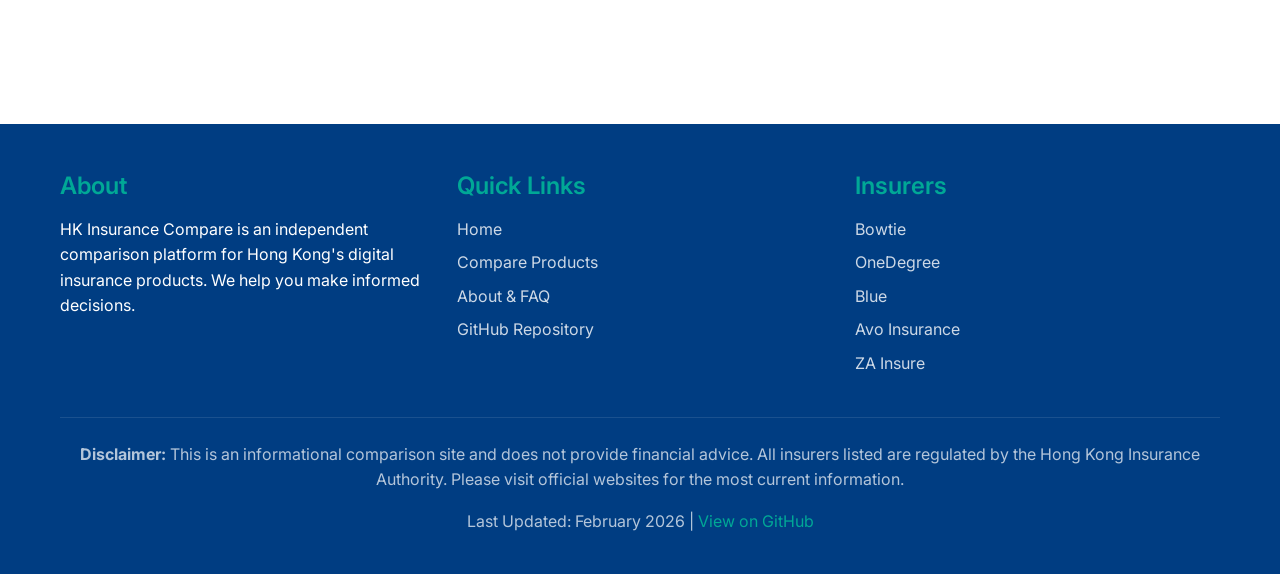
<file: compare.html>
<!DOCTYPE html>
<html lang="en">
<head>
    <meta charset="UTF-8">
    <meta name="viewport" content="width=device-width, initial-scale=1.0">
    <meta name="description" content="Detailed comparison of insurance products from Bowtie, OneDegree, Blue, Avo, and ZA Insure. Compare VHIS, life, travel, pet, home insurance and more.">
    <meta name="keywords" content="insurance comparison, HK insurance products, VHIS comparison, pet insurance HK, travel insurance">
    <title>Compare Insurance Products - HK Insurance Compare</title>
    <link rel="preconnect" href="https://fonts.googleapis.com">
    <link rel="preconnect" href="https://fonts.gstatic.com" crossorigin>
    <link href="https://fonts.googleapis.com/css2?family=Inter:wght@400;500;600;700&display=swap" rel="stylesheet">
    <link rel="stylesheet" href="styles.css">
</head>
<body>
    <!-- Header & Navigation -->
    <header>
        <div class="container">
            <nav>
                <div class="logo">🏥 HK Insurance Compare</div>
                <div class="menu-toggle" id="menuToggle">
                    <span></span>
                    <span></span>
                    <span></span>
                </div>
                <ul class="nav-links" id="navLinks">
                    <li><a href="index.html">Home</a></li>
                    <li><a href="compare.html">Compare</a></li>
                    <li><a href="about.html">About</a></li>
                    <li><a href="https://github.com/ericcheng207/hk-insurance-compare" target="_blank">GitHub</a></li>
                </ul>
            </nav>
        </div>
    </header>

    <!-- Page Header -->
    <section class="hero" style="padding: 3rem 0;">
        <div class="container">
            <h1>Compare Insurance Products</h1>
            <p>Side-by-side comparison of all products offered by Hong Kong's virtual insurers</p>
        </div>
    </section>

    <!-- Filter Section -->
    <section class="section">
        <div class="container">
            <div class="section-header">
                <h2 class="section-title">Filter by Category</h2>
            </div>
            <div class="filter-buttons">
                <button class="filter-btn active" data-category="all">All Products</button>
                <button class="filter-btn" data-category="health">Health</button>
                <button class="filter-btn" data-category="life">Life</button>
                <button class="filter-btn" data-category="travel">Travel</button>
                <button class="filter-btn" data-category="pet">Pet</button>
                <button class="filter-btn" data-category="home">Home</button>
                <button class="filter-btn" data-category="other">Other</button>
            </div>
        </div>
    </section>

    <!-- Comparison Table -->
    <section class="section" style="padding-top: 0;">
        <div class="container">
            <div class="table-wrapper">
                <table id="comparisonTable">
                    <thead>
                        <tr>
                            <th style="min-width: 200px;">Product Type</th>
                            <th style="min-width: 150px;">Bowtie</th>
                            <th style="min-width: 150px;">OneDegree</th>
                            <th style="min-width: 150px;">Blue</th>
                            <th style="min-width: 150px;">Avo</th>
                            <th style="min-width: 150px;">ZA Insure</th>
                        </tr>
                    </thead>
                    <tbody>
                        <!-- VHIS (Medical) -->
                        <tr data-category="health">
                            <td><strong>VHIS (Medical)</strong></td>
                            <td><span class="check-mark">✔️</span></td>
                            <td><span class="check-mark">✔️</span></td>
                            <td><span class="check-mark">✔️</span></td>
                            <td><span class="not-available">—</span></td>
                            <td><span class="check-mark">✔️</span></td>
                        </tr>
                        <!-- Critical Illness -->
                        <tr data-category="health">
                            <td><strong>Critical Illness</strong></td>
                            <td><span class="check-mark">✔️</span></td>
                            <td><span class="check-mark">✔️</span></td>
                            <td><span class="check-mark">✔️</span></td>
                            <td><span class="check-mark">✔️</span></td>
                            <td><span class="check-mark">✔️</span></td>
                        </tr>
                        <!-- Term Life -->
                        <tr data-category="life">
                            <td><strong>Term Life Insurance</strong></td>
                            <td><span class="check-mark">✔️</span></td>
                            <td><span class="not-available">—</span></td>
                            <td><span class="check-mark">✔️</span></td>
                            <td><span class="not-available">—</span></td>
                            <td><span class="check-mark">✔️</span></td>
                        </tr>
                        <!-- Travel -->
                        <tr data-category="travel">
                            <td><strong>Travel Insurance</strong></td>
                            <td><span class="not-available">—</span></td>
                            <td><span class="check-mark">✔️</span></td>
                            <td><span class="not-available">—</span></td>
                            <td><span class="check-mark">✔️</span></td>
                            <td><span class="not-available">—</span></td>
                        </tr>
                        <!-- Pet -->
                        <tr data-category="pet">
                            <td><strong>Pet Insurance</strong></td>
                            <td><span class="not-available">—</span></td>
                            <td><span class="check-mark">✔️</span></td>
                            <td><span class="not-available">—</span></td>
                            <td><span class="check-mark">✔️</span></td>
                            <td><span class="not-available">—</span></td>
                        </tr>
                        <!-- Home -->
                        <tr data-category="home">
                            <td><strong>Home Insurance</strong></td>
                            <td><span class="not-available">—</span></td>
                            <td><span class="check-mark">✔️</span></td>
                            <td><span class="not-available">—</span></td>
                            <td><span class="check-mark">✔️</span></td>
                            <td><span class="not-available">—</span></td>
                        </tr>
                        <!-- Accident -->
                        <tr data-category="other">
                            <td><strong>Accident Insurance</strong></td>
                            <td><span class="not-available">—</span></td>
                            <td><span class="not-available">—</span></td>
                            <td><span class="not-available">—</span></td>
                            <td><span class="not-available">—</span></td>
                            <td><span class="check-mark">✔️</span></td>
                        </tr>
                        <!-- Savings/Endowment -->
                        <tr data-category="life">
                            <td><strong>Savings/Endowment Plans</strong></td>
                            <td><span class="not-available">—</span></td>
                            <td><span class="not-available">—</span></td>
                            <td><span class="check-mark">✔️</span></td>
                            <td><span class="not-available">—</span></td>
                            <td><span class="not-available">—</span></td>
                        </tr>
                        <!-- Outpatient -->
                        <tr data-category="health">
                            <td><strong>Outpatient Coverage</strong></td>
                            <td><span class="not-available">—</span></td>
                            <td><span class="not-available">—</span></td>
                            <td><span class="not-available">—</span></td>
                            <td><span class="check-mark">✔️</span></td>
                            <td><span class="not-available">—</span></td>
                        </tr>
                        <!-- Domestic Helper -->
                        <tr data-category="other">
                            <td><strong>Domestic Helper Insurance</strong></td>
                            <td><span class="not-available">—</span></td>
                            <td><span class="not-available">—</span></td>
                            <td><span class="not-available">—</span></td>
                            <td><span class="check-mark">✔️</span></td>
                            <td><span class="not-available">—</span></td>
                        </tr>
                        <!-- E-wallet Protection -->
                        <tr data-category="other">
                            <td><strong>E-wallet Protection</strong></td>
                            <td><span class="not-available">—</span></td>
                            <td><span class="not-available">—</span></td>
                            <td><span class="not-available">—</span></td>
                            <td><span class="check-mark">✔️</span></td>
                            <td><span class="not-available">—</span></td>
                        </tr>
                        <!-- IVF/Journey Protection -->
                        <tr data-category="other">
                            <td><strong>IVF/Journey Protection</strong></td>
                            <td><span class="not-available">—</span></td>
                            <td><span class="not-available">—</span></td>
                            <td><span class="not-available">—</span></td>
                            <td><span class="check-mark">✔️</span></td>
                            <td><span class="not-available">—</span></td>
                        </tr>
                    </tbody>
                </table>
            </div>
        </div>
    </section>

    <!-- Key Highlights -->
    <section class="section" style="background-color: var(--gray-light);">
        <div class="container">
            <div class="section-header">
                <h2 class="section-title">Key Highlights by Insurer</h2>
            </div>
            <div class="cards-grid">
                <!-- Bowtie Highlights -->
                <div class="card">
                    <div class="card-header">
                        <h3 class="card-title" style="color: #0066cc;">Bowtie</h3>
                    </div>
                    <div class="card-content">
                        <p><strong>Best For:</strong> VHIS and medical insurance seekers</p>
                        <p><strong>Key Strengths:</strong></p>
                        <ul>
                            <li>Market leader in online engagement</li>
                            <li>AI-driven underwriting</li>
                            <li>Price transparency</li>
                            <li>No agent commissions</li>
                        </ul>
                        <p><strong>Product Focus:</strong> Health insurance (VHIS), Critical Illness, Term Life</p>
                    </div>
                    <div class="card-footer">
                        <a href="https://www.bowtie.com.hk" target="_blank" class="btn btn-outline">Visit Bowtie</a>
                    </div>
                </div>

                <!-- OneDegree Highlights -->
                <div class="card">
                    <div class="card-header">
                        <h3 class="card-title" style="color: #00a896;">OneDegree</h3>
                    </div>
                    <div class="card-content">
                        <p><strong>Best For:</strong> Pet, Home, and Travel insurance</p>
                        <p><strong>Key Strengths:</strong></p>
                        <ul>
                            <li>Pet insurance pioneer in HK</li>
                            <li>AI-powered claims processing</li>
                            <li>Strong Facebook marketing</li>
                            <li>80%+ improvement in cost/income ratio</li>
                        </ul>
                        <p><strong>Product Focus:</strong> Pet, Home, Travel, Medical/VHIS</p>
                    </div>
                    <div class="card-footer">
                        <a href="https://www.onedegree.hk" target="_blank" class="btn btn-outline">Visit OneDegree</a>
                    </div>
                </div>

                <!-- Blue Highlights -->
                <div class="card">
                    <div class="card-header">
                        <h3 class="card-title" style="color: #0066cc;">Blue</h3>
                    </div>
                    <div class="card-content">
                        <p><strong>Best For:</strong> Comprehensive life insurance products</p>
                        <p><strong>Key Strengths:</strong></p>
                        <ul>
                            <li>Broad product range</li>
                            <li>Gamified campaigns</li>
                            <li>Commission-free</li>
                            <li>24/7 online service</li>
                        </ul>
                        <p><strong>Product Focus:</strong> VHIS, Life, Critical Illness, Savings/Endowment</p>
                    </div>
                    <div class="card-footer">
                        <a href="https://www.blue.com.hk" target="_blank" class="btn btn-outline">Visit Blue</a>
                    </div>
                </div>

                <!-- Avo Highlights -->
                <div class="card">
                    <div class="card-header">
                        <h3 class="card-title" style="color: #00a896;">Avo Insurance</h3>
                    </div>
                    <div class="card-content">
                        <p><strong>Best For:</strong> Lifestyle and specialty insurance</p>
                        <p><strong>Key Strengths:</strong></p>
                        <ul>
                            <li>Affordable pricing</li>
                            <li>Low-friction interface</li>
                            <li>Unique specialty products (E-wallet, IVF)</li>
                            <li>Domestic helper coverage</li>
                        </ul>
                        <p><strong>Product Focus:</strong> Outpatient, Travel, Pet, Home, Domestic Helper, Specialty</p>
                    </div>
                    <div class="card-footer">
                        <a href="https://www.heyavo.com" target="_blank" class="btn btn-outline">Visit Avo</a>
                    </div>
                </div>

                <!-- ZA Insure Highlights -->
                <div class="card">
                    <div class="card-header">
                        <h3 class="card-title" style="color: #0066cc;">ZA Insure</h3>
                    </div>
                    <div class="card-content">
                        <p><strong>Best For:</strong> Basic digital health and life insurance</p>
                        <p><strong>Key Strengths:</strong></p>
                        <ul>
                            <li>Fully digital</li>
                            <li>No medical exams for most plans</li>
                            <li>Straightforward coverage</li>
                            <li>Life protection up to HKD 10M</li>
                        </ul>
                        <p><strong>Product Focus:</strong> VHIS, Cancer/Heart/Stroke, Life Protection, Accident</p>
                    </div>
                    <div class="card-footer">
                        <a href="https://insure.za.group" target="_blank" class="btn btn-outline">Visit ZA Insure</a>
                    </div>
                </div>
            </div>
        </div>
    </section>

    <!-- Disclaimer -->
    <section class="section">
        <div class="container">
            <div class="disclaimer">
                <p class="disclaimer-title">⚠️ Important Disclaimer</p>
                <p>This comparison is for informational purposes only and does not constitute financial or insurance advice. 
                   Product availability, features, and pricing are subject to change. Please visit each insurer's official 
                   website for the most current and detailed information. All listed insurers are regulated by the Hong Kong 
                   Insurance Authority.</p>
            </div>
        </div>
    </section>

    <!-- Footer -->
    <footer>
        <div class="container">
            <div class="footer-content">
                <div class="footer-section">
                    <h3>About</h3>
                    <p>HK Insurance Compare is an independent comparison platform for Hong Kong's digital insurance products. We help you make informed decisions.</p>
                </div>
                <div class="footer-section">
                    <h3>Quick Links</h3>
                    <ul>
                        <li><a href="index.html">Home</a></li>
                        <li><a href="compare.html">Compare Products</a></li>
                        <li><a href="about.html">About & FAQ</a></li>
                        <li><a href="https://github.com/ericcheng207/hk-insurance-compare" target="_blank">GitHub Repository</a></li>
                    </ul>
                </div>
                <div class="footer-section">
                    <h3>Insurers</h3>
                    <ul>
                        <li><a href="https://www.bowtie.com.hk" target="_blank">Bowtie</a></li>
                        <li><a href="https://www.onedegree.hk" target="_blank">OneDegree</a></li>
                        <li><a href="https://www.blue.com.hk" target="_blank">Blue</a></li>
                        <li><a href="https://www.heyavo.com" target="_blank">Avo Insurance</a></li>
                        <li><a href="https://insure.za.group" target="_blank">ZA Insure</a></li>
                    </ul>
                </div>
            </div>
            <div class="footer-bottom">
                <p><strong>Disclaimer:</strong> This is an informational comparison site and does not provide financial advice. 
                   All insurers listed are regulated by the Hong Kong Insurance Authority. Please visit official websites for the most current information.</p>
                <p style="margin-top: 1rem;">Last Updated: February 2026 | 
                   <a href="https://github.com/ericcheng207/hk-insurance-compare" target="_blank">View on GitHub</a></p>
            </div>
        </div>
    </footer>

    <script src="script.js"></script>
</body>
</html>
</file>
<file: styles.css>
/* Reset and Base Styles */
* {
    margin: 0;
    padding: 0;
    box-sizing: border-box;
}

:root {
    --primary-color: #0066cc;
    --secondary-color: #00a896;
    --dark-blue: #003d82;
    --light-blue: #e6f2ff;
    --text-dark: #2c3e50;
    --text-light: #6c757d;
    --white: #ffffff;
    --gray-light: #f8f9fa;
    --gray-border: #dee2e6;
    --hover-color: #0052a3;
}

body {
    font-family: 'Inter', -apple-system, BlinkMacSystemFont, 'Segoe UI', Roboto, Oxygen, Ubuntu, Cantarell, sans-serif;
    line-height: 1.6;
    color: var(--text-dark);
    background-color: var(--white);
}

/* Typography */
h1, h2, h3, h4, h5, h6 {
    font-weight: 600;
    line-height: 1.2;
    margin-bottom: 1rem;
}

h1 {
    font-size: 2.5rem;
}

h2 {
    font-size: 2rem;
}

h3 {
    font-size: 1.5rem;
}

p {
    margin-bottom: 1rem;
}

a {
    color: var(--primary-color);
    text-decoration: none;
    transition: color 0.3s ease;
}

a:hover {
    color: var(--hover-color);
}

/* Container */
.container {
    max-width: 1200px;
    margin: 0 auto;
    padding: 0 20px;
}

/* Header & Navigation */
header {
    background-color: var(--white);
    box-shadow: 0 2px 10px rgba(0, 0, 0, 0.1);
    position: sticky;
    top: 0;
    z-index: 1000;
}

nav {
    display: flex;
    justify-content: space-between;
    align-items: center;
    padding: 1rem 0;
}

.logo {
    font-size: 1.5rem;
    font-weight: 700;
    color: var(--primary-color);
}

.nav-links {
    display: flex;
    list-style: none;
    gap: 2rem;
}

.nav-links a {
    font-weight: 500;
    transition: all 0.3s ease;
}

.nav-links a:hover {
    color: var(--secondary-color);
}

.menu-toggle {
    display: none;
    flex-direction: column;
    cursor: pointer;
    gap: 5px;
}

.menu-toggle span {
    width: 25px;
    height: 3px;
    background-color: var(--primary-color);
    transition: all 0.3s ease;
}

/* Hero Section */
.hero {
    background: linear-gradient(135deg, var(--primary-color) 0%, var(--secondary-color) 100%);
    color: var(--white);
    padding: 5rem 0;
    text-align: center;
}

.hero h1 {
    font-size: 3rem;
    margin-bottom: 1.5rem;
    animation: fadeInUp 0.8s ease;
}

.hero p {
    font-size: 1.25rem;
    max-width: 700px;
    margin: 0 auto 2rem;
    opacity: 0.95;
    animation: fadeInUp 0.8s ease 0.2s backwards;
}

.cta-buttons {
    display: flex;
    gap: 1rem;
    justify-content: center;
    flex-wrap: wrap;
    animation: fadeInUp 0.8s ease 0.4s backwards;
}

.btn {
    display: inline-block;
    padding: 0.75rem 2rem;
    font-size: 1rem;
    font-weight: 600;
    border-radius: 5px;
    transition: all 0.3s ease;
    cursor: pointer;
    border: 2px solid transparent;
}

.btn-primary {
    background-color: var(--white);
    color: var(--primary-color);
}

.btn-primary:hover {
    transform: translateY(-2px);
    box-shadow: 0 5px 15px rgba(0, 0, 0, 0.2);
}

.btn-secondary {
    background-color: transparent;
    color: var(--white);
    border: 2px solid var(--white);
}

.btn-secondary:hover {
    background-color: var(--white);
    color: var(--primary-color);
}

.btn-outline {
    background-color: transparent;
    color: var(--primary-color);
    border: 2px solid var(--primary-color);
}

.btn-outline:hover {
    background-color: var(--primary-color);
    color: var(--white);
}

/* Stats Section */
.stats {
    background-color: var(--gray-light);
    padding: 3rem 0;
}

.stats-grid {
    display: grid;
    grid-template-columns: repeat(auto-fit, minmax(200px, 1fr));
    gap: 2rem;
    text-align: center;
}

.stat-item {
    padding: 1.5rem;
    background-color: var(--white);
    border-radius: 10px;
    box-shadow: 0 2px 5px rgba(0, 0, 0, 0.05);
    transition: transform 0.3s ease;
}

.stat-item:hover {
    transform: translateY(-5px);
}

.stat-number {
    font-size: 2.5rem;
    font-weight: 700;
    color: var(--primary-color);
    display: block;
    margin-bottom: 0.5rem;
}

.stat-label {
    color: var(--text-light);
    font-size: 1rem;
}

/* Section Styles */
.section {
    padding: 4rem 0;
}

.section-header {
    text-align: center;
    margin-bottom: 3rem;
}

.section-title {
    color: var(--dark-blue);
    margin-bottom: 1rem;
}

.section-subtitle {
    color: var(--text-light);
    font-size: 1.1rem;
    max-width: 700px;
    margin: 0 auto;
}

/* Cards */
.cards-grid {
    display: grid;
    grid-template-columns: repeat(auto-fill, minmax(300px, 1fr));
    gap: 2rem;
}

.card {
    background-color: var(--white);
    border-radius: 10px;
    padding: 2rem;
    box-shadow: 0 5px 15px rgba(0, 0, 0, 0.1);
    transition: all 0.3s ease;
}

.card:hover {
    transform: translateY(-5px);
    box-shadow: 0 10px 25px rgba(0, 0, 0, 0.15);
}

.card-header {
    margin-bottom: 1.5rem;
}

.card-title {
    color: var(--primary-color);
    font-size: 1.5rem;
    margin-bottom: 0.5rem;
}

.card-subtitle {
    color: var(--text-light);
    font-size: 0.9rem;
}

.card-content {
    margin-bottom: 1.5rem;
}

.card-content ul {
    list-style: none;
    padding-left: 0;
}

.card-content li {
    padding: 0.5rem 0;
    border-bottom: 1px solid var(--gray-border);
}

.card-content li:last-child {
    border-bottom: none;
}

.card-footer {
    display: flex;
    justify-content: space-between;
    align-items: center;
}

/* Comparison Table */
.table-wrapper {
    overflow-x: auto;
    margin: 2rem 0;
    box-shadow: 0 5px 15px rgba(0, 0, 0, 0.1);
    border-radius: 10px;
}

table {
    width: 100%;
    border-collapse: collapse;
    background-color: var(--white);
}

thead {
    background: linear-gradient(135deg, var(--primary-color) 0%, var(--dark-blue) 100%);
    color: var(--white);
}

th, td {
    padding: 1rem;
    text-align: left;
    border-bottom: 1px solid var(--gray-border);
}

th {
    font-weight: 600;
    text-transform: uppercase;
    font-size: 0.9rem;
    letter-spacing: 0.5px;
}

tbody tr {
    transition: background-color 0.3s ease;
}

tbody tr:hover {
    background-color: var(--light-blue);
}

td {
    font-size: 0.95rem;
}

.check-mark {
    color: var(--secondary-color);
    font-size: 1.2rem;
    font-weight: 700;
}

.not-available {
    color: var(--text-light);
    font-size: 1.2rem;
}

/* Filter Buttons */
.filter-buttons {
    display: flex;
    flex-wrap: wrap;
    gap: 1rem;
    justify-content: center;
    margin-bottom: 2rem;
}

.filter-btn {
    padding: 0.5rem 1.5rem;
    background-color: var(--white);
    color: var(--primary-color);
    border: 2px solid var(--primary-color);
    border-radius: 25px;
    font-weight: 500;
    cursor: pointer;
    transition: all 0.3s ease;
}

.filter-btn:hover {
    background-color: var(--primary-color);
    color: var(--white);
}

.filter-btn.active {
    background-color: var(--primary-color);
    color: var(--white);
}

/* FAQ */
.faq-item {
    background-color: var(--white);
    border-radius: 10px;
    padding: 1.5rem;
    margin-bottom: 1rem;
    box-shadow: 0 2px 5px rgba(0, 0, 0, 0.05);
}

.faq-question {
    font-weight: 600;
    color: var(--dark-blue);
    margin-bottom: 0.5rem;
}

.faq-answer {
    color: var(--text-dark);
    line-height: 1.8;
}

/* Footer */
footer {
    background-color: var(--dark-blue);
    color: var(--white);
    padding: 3rem 0 1.5rem;
    margin-top: 4rem;
}

.footer-content {
    display: grid;
    grid-template-columns: repeat(auto-fit, minmax(250px, 1fr));
    gap: 2rem;
    margin-bottom: 2rem;
}

.footer-section h3 {
    margin-bottom: 1rem;
    color: var(--secondary-color);
}

.footer-section ul {
    list-style: none;
}

.footer-section ul li {
    margin-bottom: 0.5rem;
}

.footer-section a {
    color: rgba(255, 255, 255, 0.8);
}

.footer-section a:hover {
    color: var(--white);
}

.footer-bottom {
    border-top: 1px solid rgba(255, 255, 255, 0.1);
    padding-top: 1.5rem;
    text-align: center;
    color: rgba(255, 255, 255, 0.7);
}

.footer-bottom a {
    color: var(--secondary-color);
}

/* Disclaimer */
.disclaimer {
    background-color: var(--light-blue);
    border-left: 4px solid var(--primary-color);
    padding: 1.5rem;
    margin: 2rem 0;
    border-radius: 5px;
}

.disclaimer-title {
    font-weight: 600;
    color: var(--dark-blue);
    margin-bottom: 0.5rem;
}

/* Animations */
@keyframes fadeInUp {
    from {
        opacity: 0;
        transform: translateY(30px);
    }
    to {
        opacity: 1;
        transform: translateY(0);
    }
}

/* Mobile Responsive */
@media (max-width: 768px) {
    .hero h1 {
        font-size: 2rem;
    }

    .hero p {
        font-size: 1rem;
    }

    .menu-toggle {
        display: flex;
    }

    .nav-links {
        display: none;
        position: absolute;
        top: 100%;
        left: 0;
        right: 0;
        background-color: var(--white);
        flex-direction: column;
        padding: 1rem;
        box-shadow: 0 5px 10px rgba(0, 0, 0, 0.1);
    }

    .nav-links.active {
        display: flex;
    }

    .cards-grid {
        grid-template-columns: 1fr;
    }

    .cta-buttons {
        flex-direction: column;
        align-items: center;
    }

    .btn {
        width: 100%;
        max-width: 300px;
    }

    th, td {
        padding: 0.75rem 0.5rem;
        font-size: 0.85rem;
    }

    .section {
        padding: 2rem 0;
    }
}

@media (max-width: 480px) {
    h1 {
        font-size: 1.75rem;
    }

    h2 {
        font-size: 1.5rem;
    }

    .stat-number {
        font-size: 2rem;
    }

    table {
        font-size: 0.8rem;
    }
}
</file>
